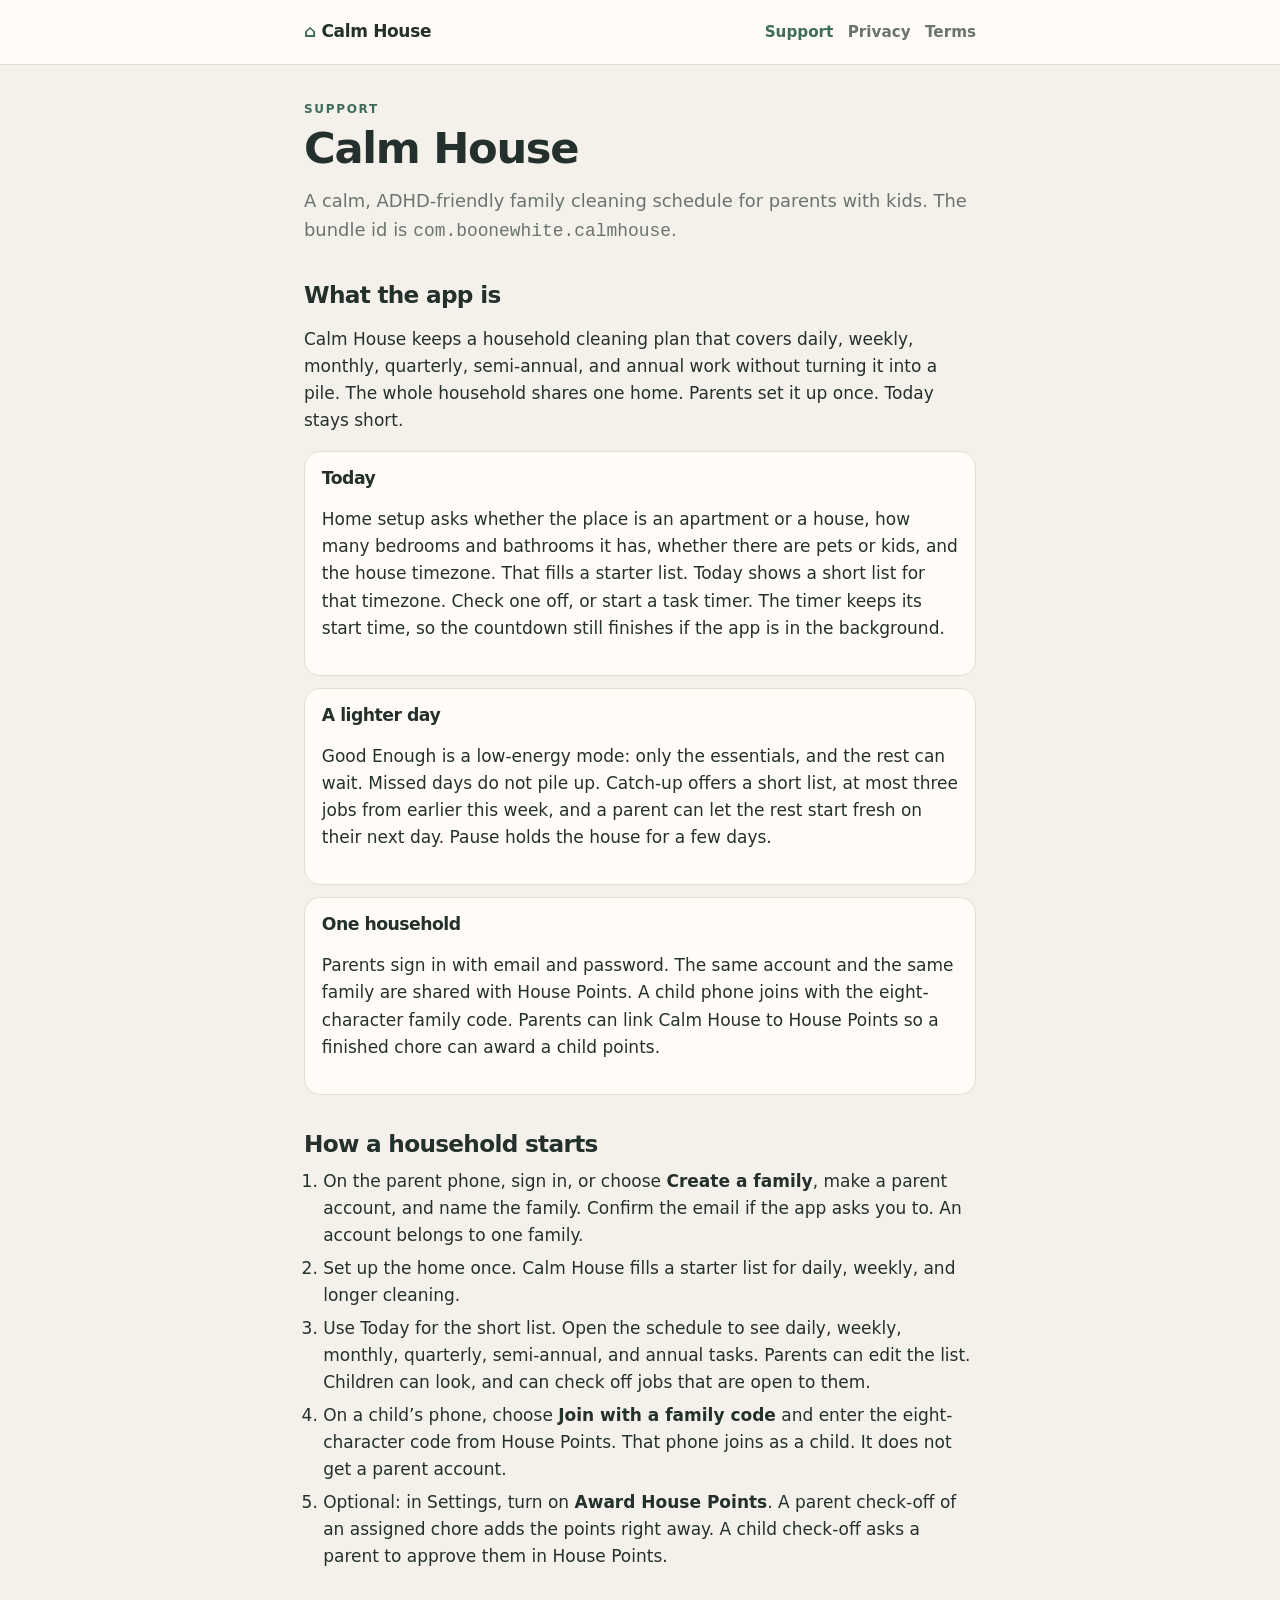
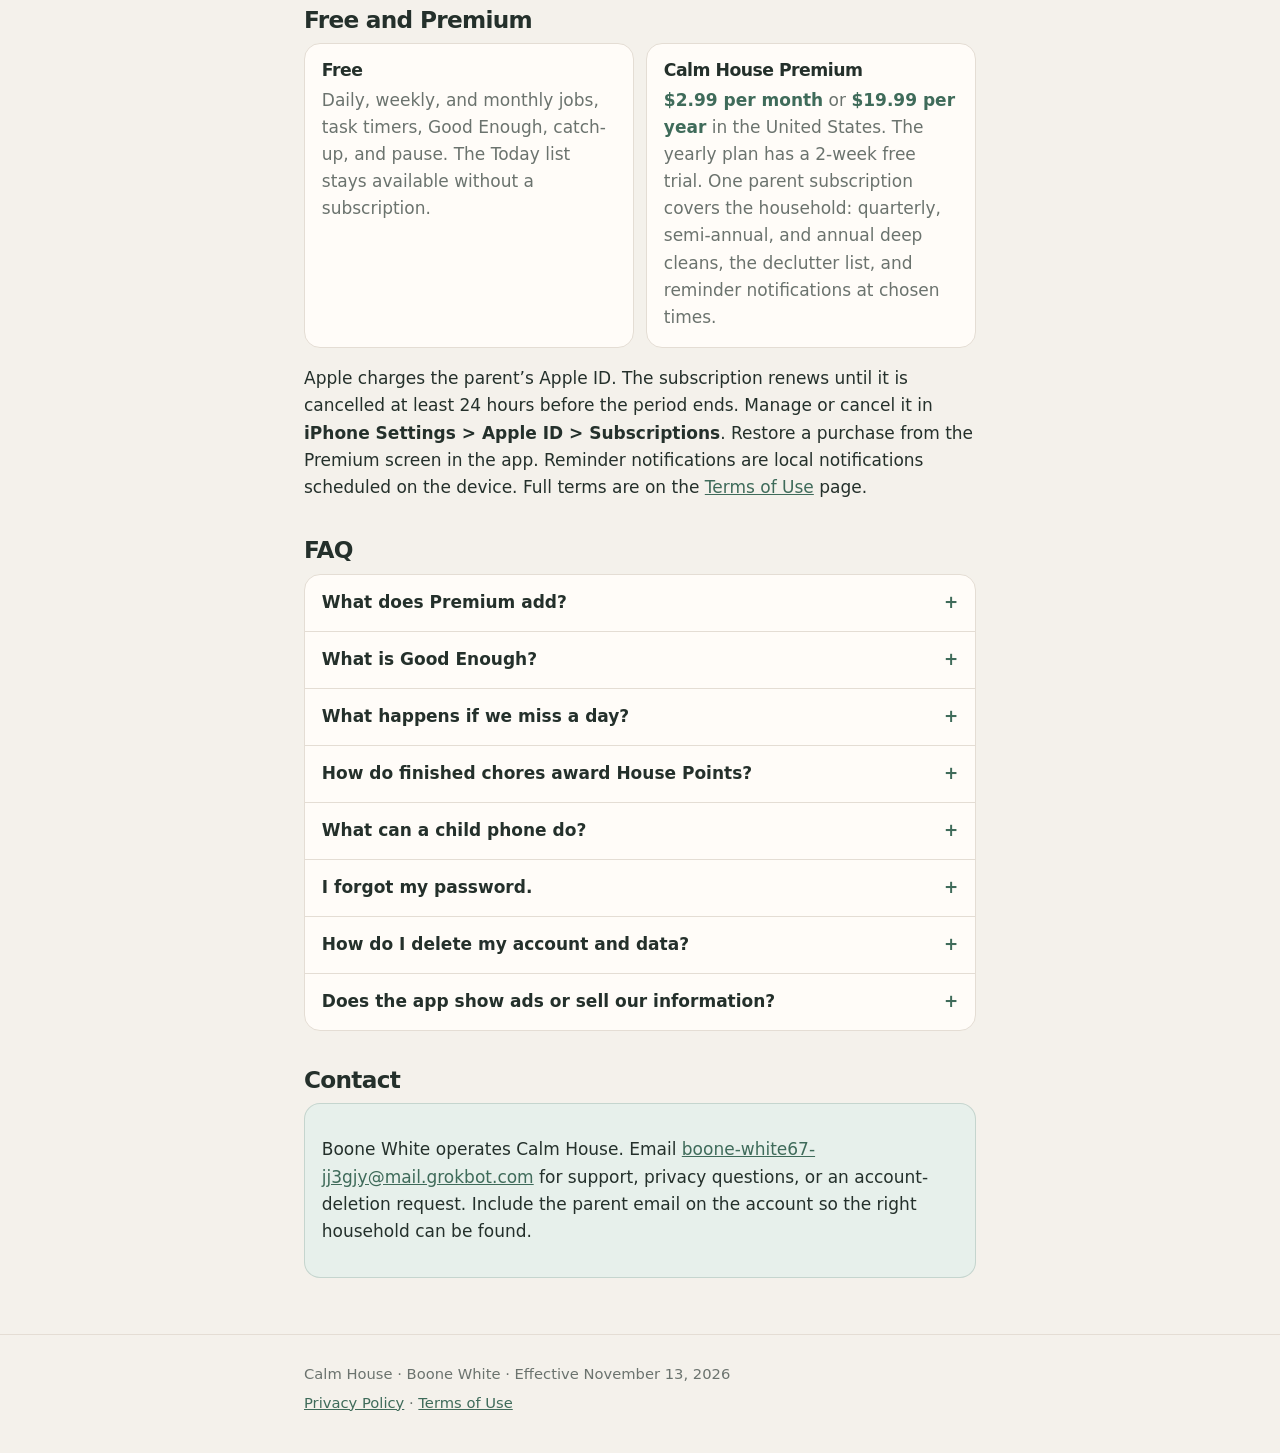
<file: index.html>
<!DOCTYPE html>
<html lang="en">
<head>
  <meta charset="utf-8">
  <meta name="viewport" content="width=device-width, initial-scale=1">
  <title>Support · Calm House</title>
  <meta name="description" content="Support for Calm House, a calm, ADHD-friendly family cleaning schedule for parents with kids.">
  <link rel="stylesheet" href="styles.css">
</head>
<body>
  <a class="skip" href="#content">Skip to content</a>
  <header class="site">
    <div class="wrap bar">
      <a class="brand" href="index.html"><span aria-hidden="true">⌂</span>Calm House</a>
      <nav aria-label="Site">
        <a href="index.html" aria-current="page">Support</a>
        <a href="privacy.html">Privacy</a>
        <a href="terms.html">Terms</a>
      </nav>
    </div>
  </header>
  <main id="content" class="wrap">
    <p class="eyebrow">Support</p>
    <h1>Calm House</h1>
    <p class="lede">A calm, ADHD-friendly family cleaning schedule for parents with kids. The bundle id is <code>com.boonewhite.calmhouse</code>.</p>

    <h2>What the app is</h2>
    <p>Calm House keeps a household cleaning plan that covers daily, weekly, monthly, quarterly, semi-annual, and annual work without turning it into a pile. The whole household shares one home. Parents set it up once. Today stays short.</p>
    <div class="stack">
      <article class="card">
        <h3>Today</h3>
        <p>Home setup asks whether the place is an apartment or a house, how many bedrooms and bathrooms it has, whether there are pets or kids, and the house timezone. That fills a starter list. Today shows a short list for that timezone. Check one off, or start a task timer. The timer keeps its start time, so the countdown still finishes if the app is in the background.</p>
      </article>
      <article class="card">
        <h3>A lighter day</h3>
        <p>Good Enough is a low-energy mode: only the essentials, and the rest can wait. Missed days do not pile up. Catch-up offers a short list, at most three jobs from earlier this week, and a parent can let the rest start fresh on their next day. Pause holds the house for a few days.</p>
      </article>
      <article class="card">
        <h3>One household</h3>
        <p>Parents sign in with email and password. The same account and the same family are shared with House Points. A child phone joins with the eight-character family code. Parents can link Calm House to House Points so a finished chore can award a child points.</p>
      </article>
    </div>

    <h2>How a household starts</h2>
    <ol class="steps">
      <li>On the parent phone, sign in, or choose <strong>Create a family</strong>, make a parent account, and name the family. Confirm the email if the app asks you to. An account belongs to one family.</li>
      <li>Set up the home once. Calm House fills a starter list for daily, weekly, and longer cleaning.</li>
      <li>Use Today for the short list. Open the schedule to see daily, weekly, monthly, quarterly, semi-annual, and annual tasks. Parents can edit the list. Children can look, and can check off jobs that are open to them.</li>
      <li>On a child’s phone, choose <strong>Join with a family code</strong> and enter the eight-character code from House Points. That phone joins as a child. It does not get a parent account.</li>
      <li>Optional: in Settings, turn on <strong>Award House Points</strong>. A parent check-off of an assigned chore adds the points right away. A child check-off asks a parent to approve them in House Points.</li>
    </ol>

    <h2>Free and Premium</h2>
    <div class="plans">
      <article class="plan">
        <h3>Free</h3>
        <p>Daily, weekly, and monthly jobs, task timers, Good Enough, catch-up, and pause. The Today list stays available without a subscription.</p>
      </article>
      <article class="plan">
        <h3>Calm House Premium</h3>
        <p><strong>$2.99 per month</strong> or <strong>$19.99 per year</strong> in the United States. The yearly plan has a 2-week free trial. One parent subscription covers the household: quarterly, semi-annual, and annual deep cleans, the declutter list, and reminder notifications at chosen times.</p>
      </article>
    </div>
    <p>Apple charges the parent’s Apple ID. The subscription renews until it is cancelled at least 24 hours before the period ends. Manage or cancel it in <strong>iPhone Settings &gt; Apple ID &gt; Subscriptions</strong>. Restore a purchase from the Premium screen in the app. Reminder notifications are local notifications scheduled on the device. Full terms are on the <a href="terms.html">Terms of Use</a> page.</p>

    <h2>FAQ</h2>
    <div class="faq">
      <details>
        <summary>What does Premium add?</summary>
        <p>Calm House Premium unlocks quarterly, semi-annual, and annual deep cleans, the declutter list, and reminder notifications at a time the parent chooses. Daily, weekly, and monthly jobs, timers, Good Enough, catch-up, and pause stay on the free plan. One subscription covers every parent and child phone in that household.</p>
      </details>
      <details>
        <summary>What is Good Enough?</summary>
        <p>Good Enough is the low-energy mode. Today keeps the essential jobs and lets the rest wait. It is there for days when the full list would be too much.</p>
      </details>
      <details>
        <summary>What happens if we miss a day?</summary>
        <p>Missed zone days do not stack into a long backlog. Catch-up shows a short list, at most three jobs from earlier in the week. A parent can let the others start fresh on their next day. Pause can hold the house for a few days.</p>
      </details>
      <details>
        <summary>How do finished chores award House Points?</summary>
        <p>The household is the same family as House Points. A parent can turn on Award House Points and assign a chore to a child. When a parent checks that chore off, the points are added. When a child checks it off, Calm House asks a parent to approve the points in House Points. The points are a family score in House Points. They are not money.</p>
      </details>
      <details>
        <summary>What can a child phone do?</summary>
        <p>It joins with the eight-character family code and can see the household list and check off jobs that are open to that phone. It cannot buy Calm House Premium. A parent subscribes, and the child phone is included. <strong>Remove this phone</strong> in Settings signs that phone out and removes its access. The family’s schedule and points stay.</p>
      </details>
      <details>
        <summary>I forgot my password.</summary>
        <p>On the sign-in screen, choose <strong>Forgot your password?</strong> The app emails a reset link to the parent account.</p>
      </details>
      <details>
        <summary>How do I delete my account and data?</summary>
        <p>On the parent phone, open <strong>Settings</strong> and choose <strong>Delete account</strong>. That permanently deletes the family that parent created. The family is shared with House Points, so this also deletes that family’s House Points data, including child profiles, points, and rewards, and the Calm House home, tasks, and completions. It then deletes the parent account. You can also email <a href="mailto:boone-white67-jj3gjy@mail.grokbot.com">boone-white67-jj3gjy@mail.grokbot.com</a> and ask for the account and its data to be deleted. Deleting the account does not cancel an Apple subscription. Cancel that in iPhone Settings.</p>
      </details>
      <details>
        <summary>Does the app show ads or sell our information?</summary>
        <p>No. Calm House has no ads, does not sell personal information, and does not use third-party tracking. Details are in the <a href="privacy.html">Privacy Policy</a>.</p>
      </details>
    </div>

    <h2>Contact</h2>
    <div class="callout">
      <p>Boone White operates Calm House. Email <a href="mailto:boone-white67-jj3gjy@mail.grokbot.com">boone-white67-jj3gjy@mail.grokbot.com</a> for support, privacy questions, or an account-deletion request. Include the parent email on the account so the right household can be found.</p>
    </div>
  </main>
  <footer class="site">
    <div class="wrap">
      <p>Calm House · Boone White · Effective November 13, 2026</p>
      <p><a href="privacy.html">Privacy Policy</a> · <a href="terms.html">Terms of Use</a></p>
    </div>
  </footer>
</body>
</html>
</file>
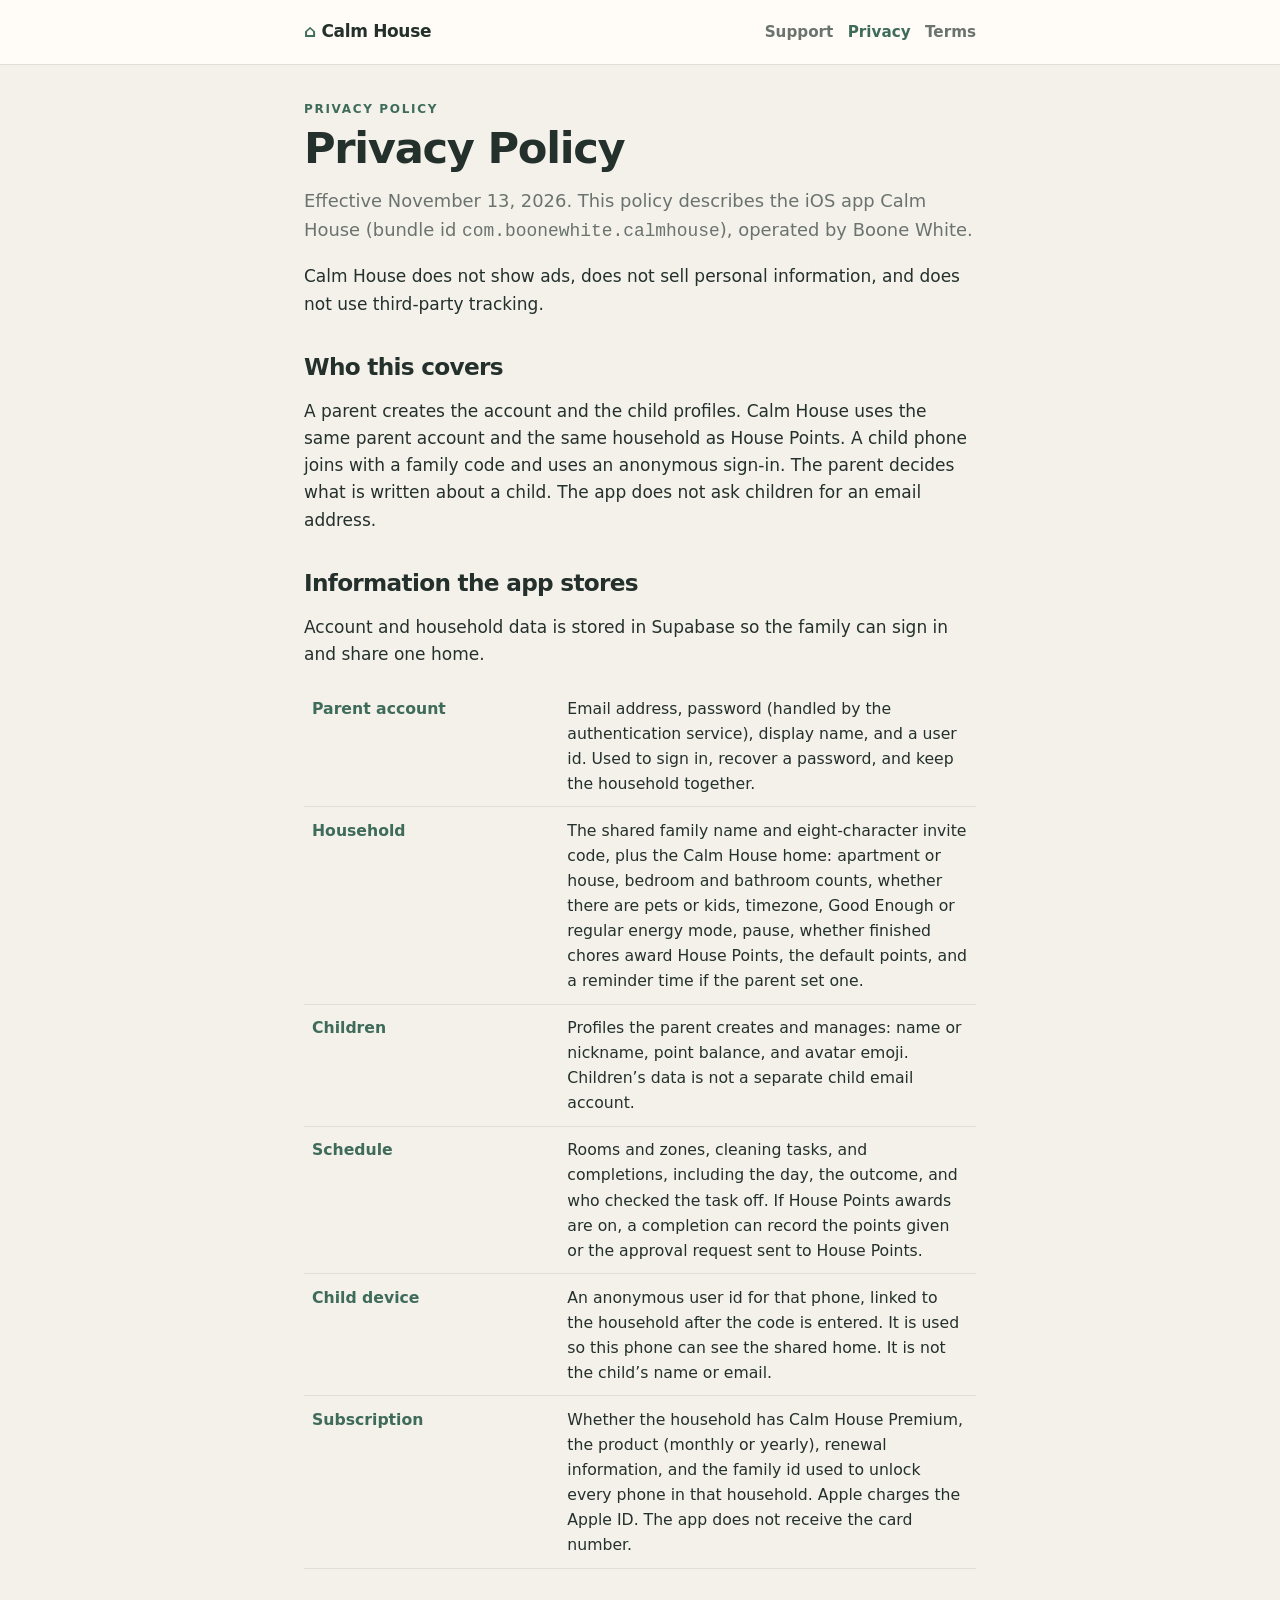
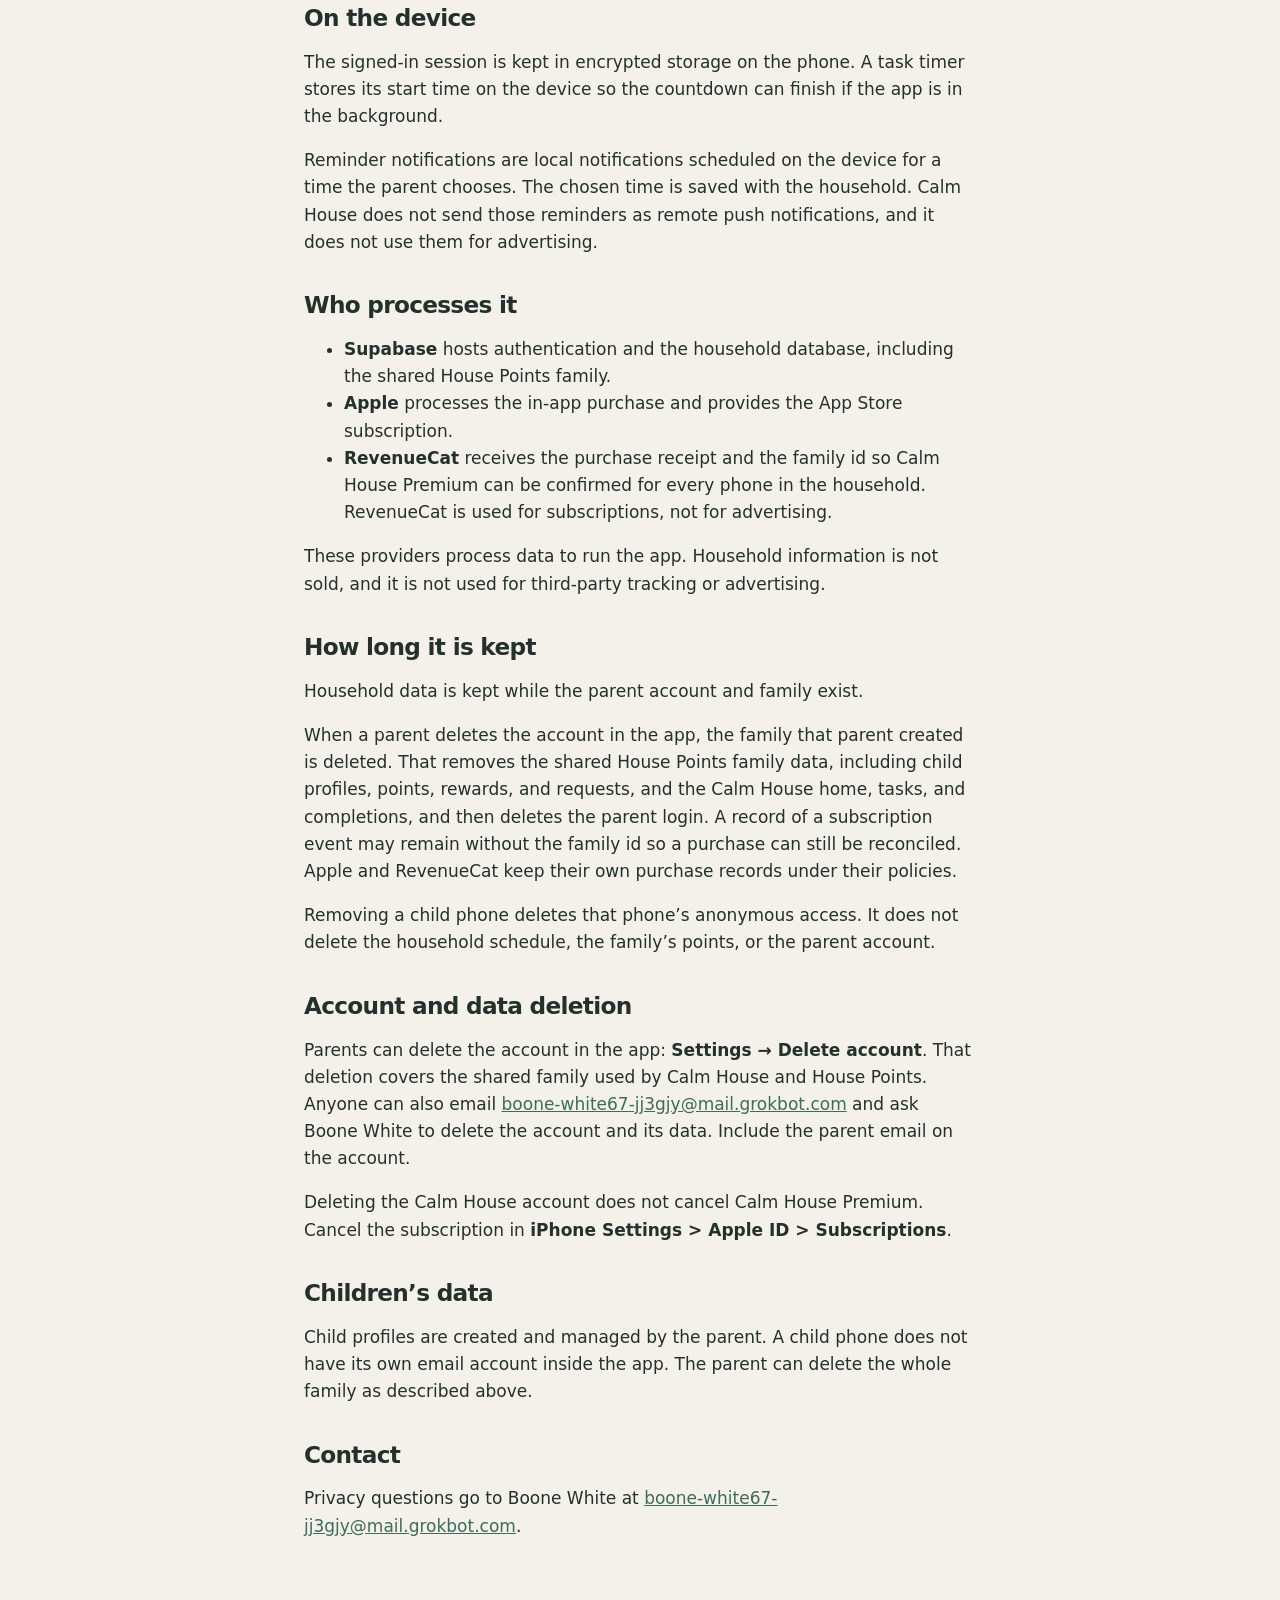
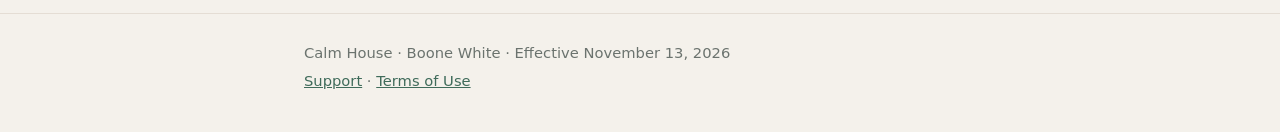
<file: privacy.html>
<!DOCTYPE html>
<html lang="en">
<head>
  <meta charset="utf-8">
  <meta name="viewport" content="width=device-width, initial-scale=1">
  <title>Privacy Policy · Calm House</title>
  <meta name="description" content="Privacy Policy for Calm House, operated by Boone White.">
  <link rel="stylesheet" href="styles.css">
</head>
<body>
  <a class="skip" href="#content">Skip to content</a>
  <header class="site">
    <div class="wrap bar">
      <a class="brand" href="index.html"><span aria-hidden="true">⌂</span>Calm House</a>
      <nav aria-label="Site">
        <a href="index.html">Support</a>
        <a href="privacy.html" aria-current="page">Privacy</a>
        <a href="terms.html">Terms</a>
      </nav>
    </div>
  </header>
  <main id="content" class="wrap">
    <p class="eyebrow">Privacy Policy</p>
    <h1>Privacy Policy</h1>
    <p class="lede">Effective November 13, 2026. This policy describes the iOS app Calm House (bundle id <code>com.boonewhite.calmhouse</code>), operated by Boone White.</p>
    <p>Calm House does not show ads, does not sell personal information, and does not use third-party tracking.</p>

    <h2>Who this covers</h2>
    <p>A parent creates the account and the child profiles. Calm House uses the same parent account and the same household as House Points. A child phone joins with a family code and uses an anonymous sign-in. The parent decides what is written about a child. The app does not ask children for an email address.</p>

    <h2>Information the app stores</h2>
    <p>Account and household data is stored in Supabase so the family can sign in and share one home.</p>
    <table>
      <tbody>
        <tr>
          <th>Parent account</th>
          <td>Email address, password (handled by the authentication service), display name, and a user id. Used to sign in, recover a password, and keep the household together.</td>
        </tr>
        <tr>
          <th>Household</th>
          <td>The shared family name and eight-character invite code, plus the Calm House home: apartment or house, bedroom and bathroom counts, whether there are pets or kids, timezone, Good Enough or regular energy mode, pause, whether finished chores award House Points, the default points, and a reminder time if the parent set one.</td>
        </tr>
        <tr>
          <th>Children</th>
          <td>Profiles the parent creates and manages: name or nickname, point balance, and avatar emoji. Children’s data is not a separate child email account.</td>
        </tr>
        <tr>
          <th>Schedule</th>
          <td>Rooms and zones, cleaning tasks, and completions, including the day, the outcome, and who checked the task off. If House Points awards are on, a completion can record the points given or the approval request sent to House Points.</td>
        </tr>
        <tr>
          <th>Child device</th>
          <td>An anonymous user id for that phone, linked to the household after the code is entered. It is used so this phone can see the shared home. It is not the child’s name or email.</td>
        </tr>
        <tr>
          <th>Subscription</th>
          <td>Whether the household has Calm House Premium, the product (monthly or yearly), renewal information, and the family id used to unlock every phone in that household. Apple charges the Apple ID. The app does not receive the card number.</td>
        </tr>
      </tbody>
    </table>

    <h2>On the device</h2>
    <p>The signed-in session is kept in encrypted storage on the phone. A task timer stores its start time on the device so the countdown can finish if the app is in the background.</p>
    <p>Reminder notifications are local notifications scheduled on the device for a time the parent chooses. The chosen time is saved with the household. Calm House does not send those reminders as remote push notifications, and it does not use them for advertising.</p>

    <h2>Who processes it</h2>
    <ul>
      <li><strong>Supabase</strong> hosts authentication and the household database, including the shared House Points family.</li>
      <li><strong>Apple</strong> processes the in-app purchase and provides the App Store subscription.</li>
      <li><strong>RevenueCat</strong> receives the purchase receipt and the family id so Calm House Premium can be confirmed for every phone in the household. RevenueCat is used for subscriptions, not for advertising.</li>
    </ul>
    <p>These providers process data to run the app. Household information is not sold, and it is not used for third-party tracking or advertising.</p>

    <h2>How long it is kept</h2>
    <p>Household data is kept while the parent account and family exist.</p>
    <p>When a parent deletes the account in the app, the family that parent created is deleted. That removes the shared House Points family data, including child profiles, points, rewards, and requests, and the Calm House home, tasks, and completions, and then deletes the parent login. A record of a subscription event may remain without the family id so a purchase can still be reconciled. Apple and RevenueCat keep their own purchase records under their policies.</p>
    <p>Removing a child phone deletes that phone’s anonymous access. It does not delete the household schedule, the family’s points, or the parent account.</p>

    <h2>Account and data deletion</h2>
    <p>Parents can delete the account in the app: <strong>Settings → Delete account</strong>. That deletion covers the shared family used by Calm House and House Points. Anyone can also email <a href="mailto:boone-white67-jj3gjy@mail.grokbot.com">boone-white67-jj3gjy@mail.grokbot.com</a> and ask Boone White to delete the account and its data. Include the parent email on the account.</p>
    <p>Deleting the Calm House account does not cancel Calm House Premium. Cancel the subscription in <strong>iPhone Settings &gt; Apple ID &gt; Subscriptions</strong>.</p>

    <h2>Children’s data</h2>
    <p>Child profiles are created and managed by the parent. A child phone does not have its own email account inside the app. The parent can delete the whole family as described above.</p>

    <h2>Contact</h2>
    <p>Privacy questions go to Boone White at <a href="mailto:boone-white67-jj3gjy@mail.grokbot.com">boone-white67-jj3gjy@mail.grokbot.com</a>.</p>
  </main>
  <footer class="site">
    <div class="wrap">
      <p>Calm House · Boone White · Effective November 13, 2026</p>
      <p><a href="index.html">Support</a> · <a href="terms.html">Terms of Use</a></p>
    </div>
  </footer>
</body>
</html>
</file>
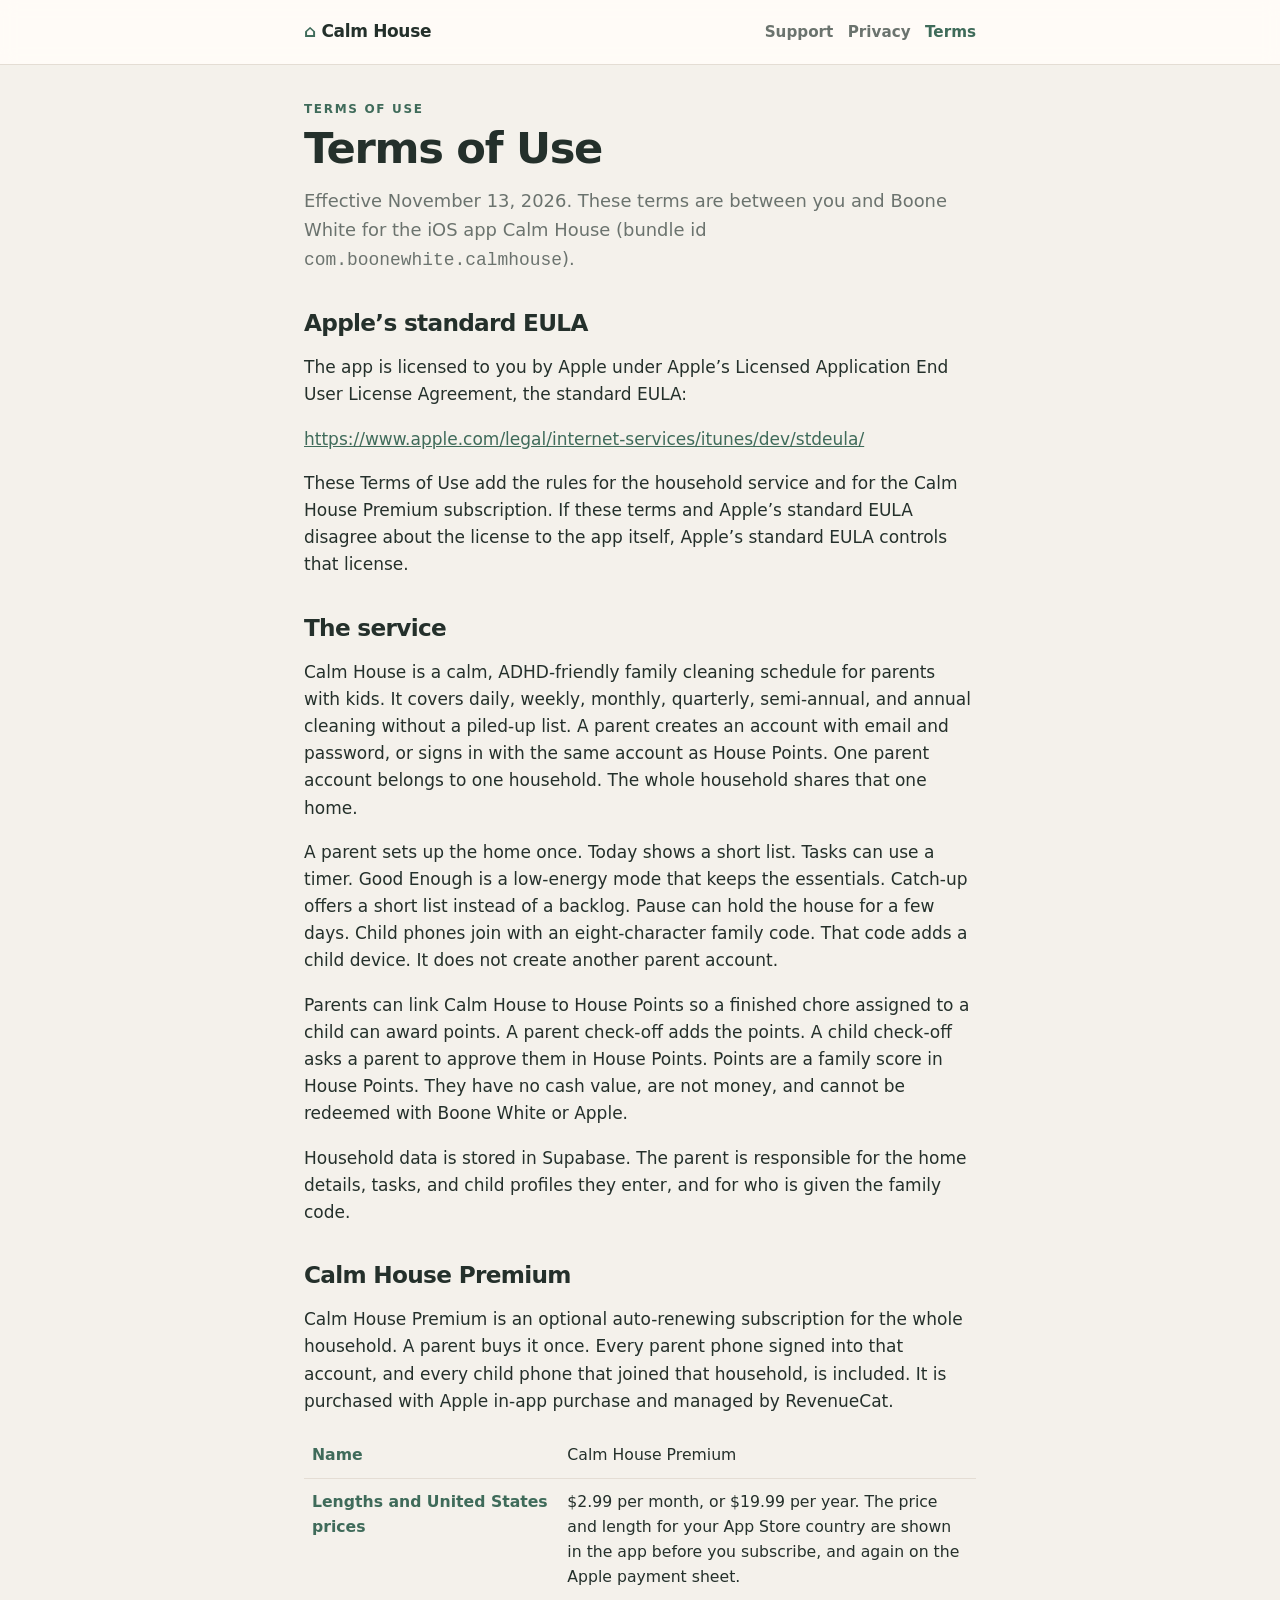
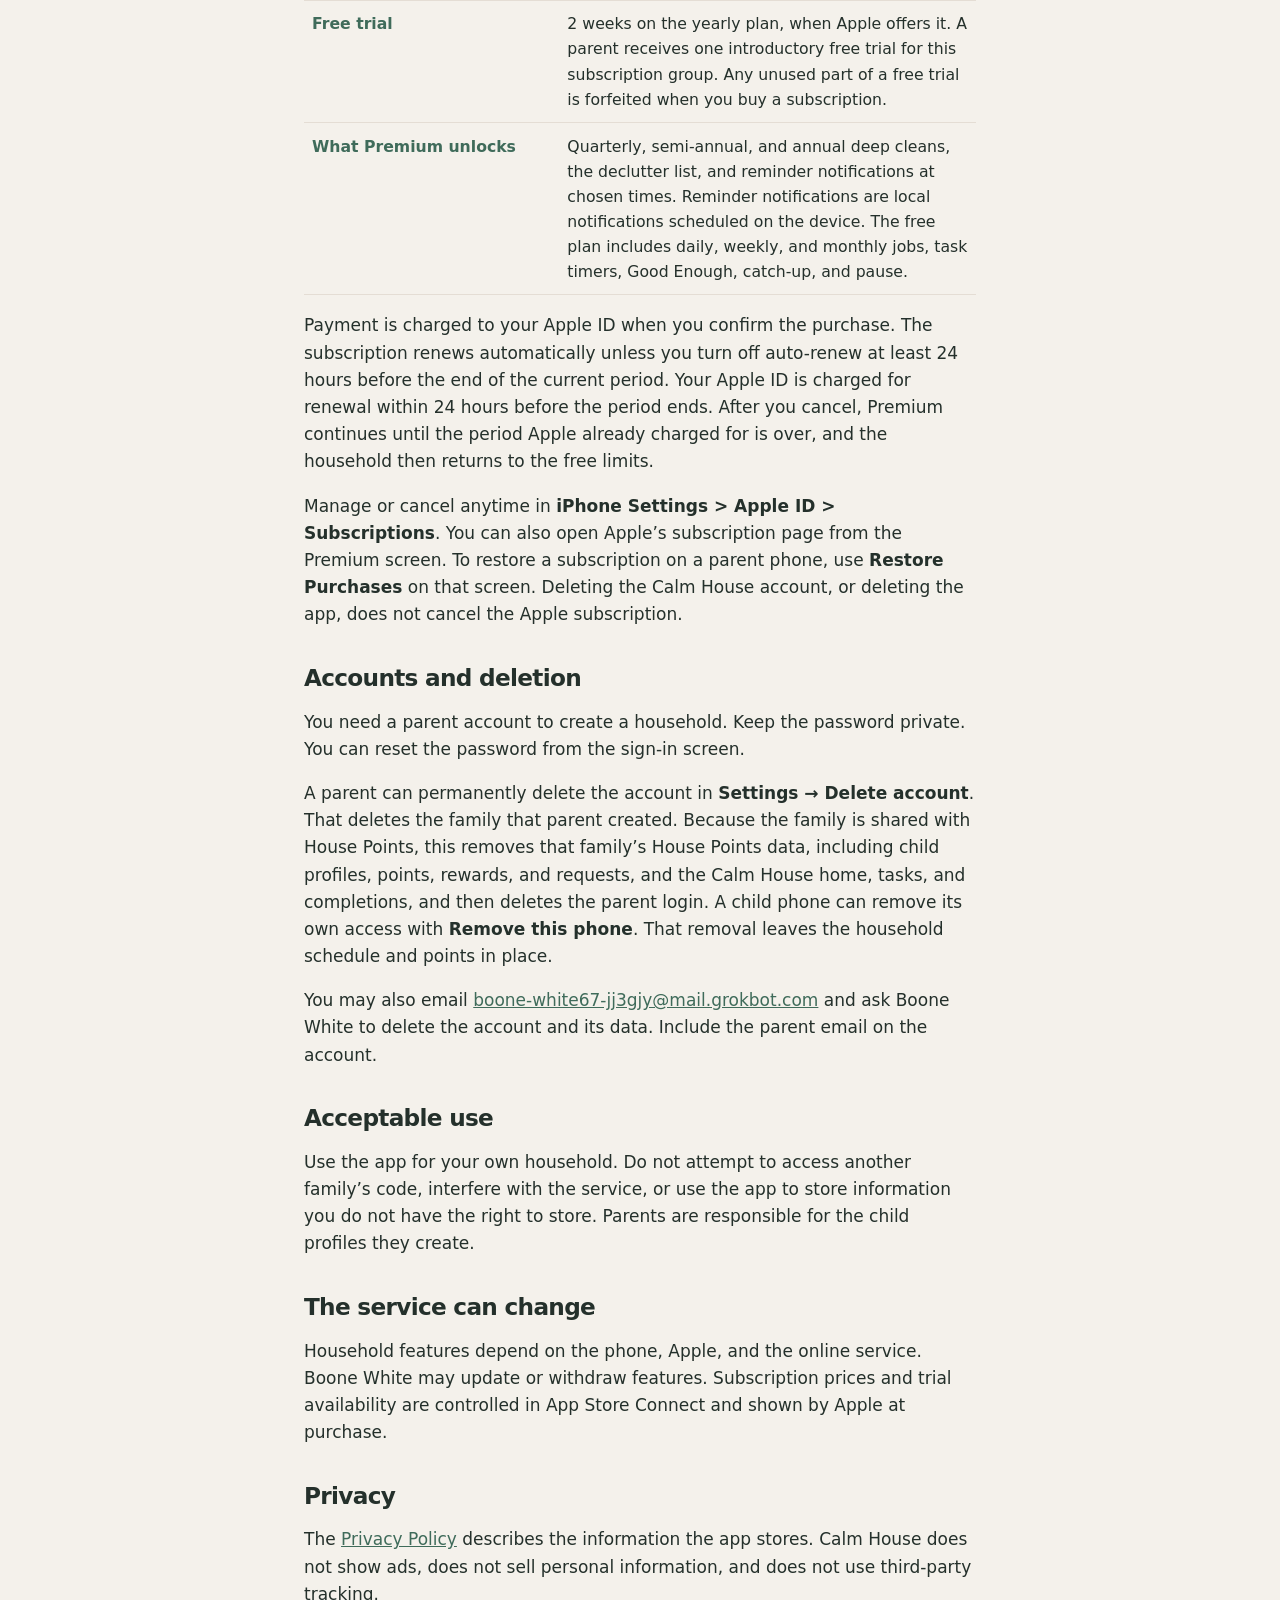
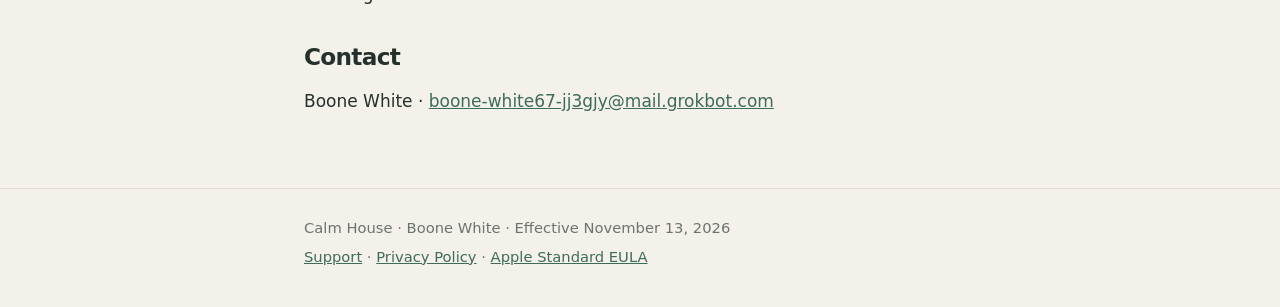
<file: terms.html>
<!DOCTYPE html>
<html lang="en">
<head>
  <meta charset="utf-8">
  <meta name="viewport" content="width=device-width, initial-scale=1">
  <title>Terms of Use · Calm House</title>
  <meta name="description" content="Terms of Use for Calm House, including Calm House Premium and Apple’s standard EULA.">
  <link rel="stylesheet" href="styles.css">
</head>
<body>
  <a class="skip" href="#content">Skip to content</a>
  <header class="site">
    <div class="wrap bar">
      <a class="brand" href="index.html"><span aria-hidden="true">⌂</span>Calm House</a>
      <nav aria-label="Site">
        <a href="index.html">Support</a>
        <a href="privacy.html">Privacy</a>
        <a href="terms.html" aria-current="page">Terms</a>
      </nav>
    </div>
  </header>
  <main id="content" class="wrap">
    <p class="eyebrow">Terms of Use</p>
    <h1>Terms of Use</h1>
    <p class="lede">Effective November 13, 2026. These terms are between you and Boone White for the iOS app Calm House (bundle id <code>com.boonewhite.calmhouse</code>).</p>

    <h2>Apple’s standard EULA</h2>
    <p>The app is licensed to you by Apple under Apple’s Licensed Application End User License Agreement, the standard EULA:</p>
    <p><a href="https://www.apple.com/legal/internet-services/itunes/dev/stdeula/">https://www.apple.com/legal/internet-services/itunes/dev/stdeula/</a></p>
    <p>These Terms of Use add the rules for the household service and for the Calm House Premium subscription. If these terms and Apple’s standard EULA disagree about the license to the app itself, Apple’s standard EULA controls that license.</p>

    <h2>The service</h2>
    <p>Calm House is a calm, ADHD-friendly family cleaning schedule for parents with kids. It covers daily, weekly, monthly, quarterly, semi-annual, and annual cleaning without a piled-up list. A parent creates an account with email and password, or signs in with the same account as House Points. One parent account belongs to one household. The whole household shares that one home.</p>
    <p>A parent sets up the home once. Today shows a short list. Tasks can use a timer. Good Enough is a low-energy mode that keeps the essentials. Catch-up offers a short list instead of a backlog. Pause can hold the house for a few days. Child phones join with an eight-character family code. That code adds a child device. It does not create another parent account.</p>
    <p>Parents can link Calm House to House Points so a finished chore assigned to a child can award points. A parent check-off adds the points. A child check-off asks a parent to approve them in House Points. Points are a family score in House Points. They have no cash value, are not money, and cannot be redeemed with Boone White or Apple.</p>
    <p>Household data is stored in Supabase. The parent is responsible for the home details, tasks, and child profiles they enter, and for who is given the family code.</p>

    <h2>Calm House Premium</h2>
    <p>Calm House Premium is an optional auto-renewing subscription for the whole household. A parent buys it once. Every parent phone signed into that account, and every child phone that joined that household, is included. It is purchased with Apple in-app purchase and managed by RevenueCat.</p>
    <table>
      <tbody>
        <tr>
          <th>Name</th>
          <td>Calm House Premium</td>
        </tr>
        <tr>
          <th>Lengths and United States prices</th>
          <td>$2.99 per month, or $19.99 per year. The price and length for your App Store country are shown in the app before you subscribe, and again on the Apple payment sheet.</td>
        </tr>
        <tr>
          <th>Free trial</th>
          <td>2 weeks on the yearly plan, when Apple offers it. A parent receives one introductory free trial for this subscription group. Any unused part of a free trial is forfeited when you buy a subscription.</td>
        </tr>
        <tr>
          <th>What Premium unlocks</th>
          <td>Quarterly, semi-annual, and annual deep cleans, the declutter list, and reminder notifications at chosen times. Reminder notifications are local notifications scheduled on the device. The free plan includes daily, weekly, and monthly jobs, task timers, Good Enough, catch-up, and pause.</td>
        </tr>
      </tbody>
    </table>
    <p>Payment is charged to your Apple ID when you confirm the purchase. The subscription renews automatically unless you turn off auto-renew at least 24 hours before the end of the current period. Your Apple ID is charged for renewal within 24 hours before the period ends. After you cancel, Premium continues until the period Apple already charged for is over, and the household then returns to the free limits.</p>
    <p>Manage or cancel anytime in <strong>iPhone Settings &gt; Apple ID &gt; Subscriptions</strong>. You can also open Apple’s subscription page from the Premium screen. To restore a subscription on a parent phone, use <strong>Restore Purchases</strong> on that screen. Deleting the Calm House account, or deleting the app, does not cancel the Apple subscription.</p>

    <h2>Accounts and deletion</h2>
    <p>You need a parent account to create a household. Keep the password private. You can reset the password from the sign-in screen.</p>
    <p>A parent can permanently delete the account in <strong>Settings → Delete account</strong>. That deletes the family that parent created. Because the family is shared with House Points, this removes that family’s House Points data, including child profiles, points, rewards, and requests, and the Calm House home, tasks, and completions, and then deletes the parent login. A child phone can remove its own access with <strong>Remove this phone</strong>. That removal leaves the household schedule and points in place.</p>
    <p>You may also email <a href="mailto:boone-white67-jj3gjy@mail.grokbot.com">boone-white67-jj3gjy@mail.grokbot.com</a> and ask Boone White to delete the account and its data. Include the parent email on the account.</p>

    <h2>Acceptable use</h2>
    <p>Use the app for your own household. Do not attempt to access another family’s code, interfere with the service, or use the app to store information you do not have the right to store. Parents are responsible for the child profiles they create.</p>

    <h2>The service can change</h2>
    <p>Household features depend on the phone, Apple, and the online service. Boone White may update or withdraw features. Subscription prices and trial availability are controlled in App Store Connect and shown by Apple at purchase.</p>

    <h2>Privacy</h2>
    <p>The <a href="privacy.html">Privacy Policy</a> describes the information the app stores. Calm House does not show ads, does not sell personal information, and does not use third-party tracking.</p>

    <h2>Contact</h2>
    <p>Boone White · <a href="mailto:boone-white67-jj3gjy@mail.grokbot.com">boone-white67-jj3gjy@mail.grokbot.com</a></p>
  </main>
  <footer class="site">
    <div class="wrap">
      <p>Calm House · Boone White · Effective November 13, 2026</p>
      <p><a href="index.html">Support</a> · <a href="privacy.html">Privacy Policy</a> · <a href="https://www.apple.com/legal/internet-services/itunes/dev/stdeula/">Apple Standard EULA</a></p>
    </div>
  </footer>
</body>
</html>
</file>
<file: styles.css>
:root {
  color-scheme: light;
  --bg: #f4f1eb;
  --surface: #fffcf8;
  --raised: #e7f0eb;
  --border: #e4ddd4;
  --text: #24302b;
  --muted: #6b736e;
  --accent: #3f6b5a;
  --accent-ink: #f7f6f2;
  --max: 42rem;
}

* { box-sizing: border-box; }

html { scroll-behavior: smooth; }

body {
  margin: 0;
  background: var(--bg);
  color: var(--text);
  font-family: "Segoe UI", system-ui, -apple-system, sans-serif;
  font-size: 1.0625rem;
  line-height: 1.6;
}

a { color: var(--accent); overflow-wrap: anywhere; }
a:hover { text-decoration-thickness: 2px; }

.skip {
  position: absolute;
  left: 0.75rem;
  top: -3rem;
  background: var(--accent);
  color: var(--accent-ink);
  padding: 0.4rem 0.7rem;
  border-radius: 0.4rem;
  z-index: 2;
}
.skip:focus { top: 0.75rem; }

.wrap {
  width: min(100% - 2rem, var(--max));
  margin-inline: auto;
}

header.site {
  border-bottom: 1px solid var(--border);
  background: #fffcf8ee;
  position: sticky;
  top: 0;
  z-index: 1;
  backdrop-filter: blur(8px);
}

.bar {
  display: flex;
  align-items: center;
  justify-content: space-between;
  gap: 1rem;
  min-height: 4rem;
  flex-wrap: wrap;
  padding: 0.6rem 0;
}

.brand {
  color: var(--text);
  text-decoration: none;
  font-weight: 800;
  letter-spacing: -0.02em;
}
.brand span { color: var(--accent); margin-right: 0.35rem; }

nav { display: flex; flex-wrap: wrap; gap: 0.35rem 0.9rem; }
nav a {
  color: var(--muted);
  text-decoration: none;
  font-weight: 650;
  font-size: 0.95rem;
}
nav a[aria-current="page"],
nav a:hover { color: var(--accent); }

main { padding: 2.2rem 0 3.5rem; }

h1, h2, h3 { line-height: 1.2; letter-spacing: -0.03em; }
h1 { font-size: clamp(2rem, 6vw, 2.7rem); margin: 0.2rem 0 0.8rem; }
h2 { font-size: 1.45rem; margin: 2.2rem 0 0.6rem; }
h3 { font-size: 1.08rem; margin: 0 0 0.25rem; }

.eyebrow {
  color: var(--accent);
  font-size: 0.75rem;
  font-weight: 800;
  letter-spacing: 0.14em;
  text-transform: uppercase;
  margin: 0;
}

.lede { color: var(--muted); font-size: 1.12rem; margin-top: 0; }

.card, .faq, .plan {
  background: var(--surface);
  border: 1px solid var(--border);
  border-radius: 1rem;
  padding: 1rem 1.05rem;
}

.stack { display: grid; gap: 0.75rem; }

.steps { margin: 0.4rem 0 0; padding-left: 1.2rem; }
.steps li { margin: 0.35rem 0; }

.plans { display: grid; gap: 0.75rem; }
@media (min-width: 640px) {
  .plans { grid-template-columns: 1fr 1fr; }
}
.plan strong { color: var(--accent); }
.plan p { margin: 0.35rem 0 0; color: var(--muted); }

.faq { padding: 0; }
.faq details { border-top: 1px solid var(--border); }
.faq details:first-child { border-top: 0; }
.faq summary {
  cursor: pointer;
  font-weight: 750;
  padding: 0.9rem 1.05rem;
  list-style: none;
}
.faq summary::-webkit-details-marker { display: none; }
.faq summary::after { content: "+"; float: right; color: var(--accent); }
.faq details[open] summary::after { content: "–"; }
.faq details p, .faq details ul { margin: 0; padding: 0 1.05rem 1rem; color: var(--muted); }
.faq details ul { padding-left: 2.1rem; }

.callout {
  background: var(--raised);
  border: 1px solid #3f6b5a33;
  border-radius: 1rem;
  padding: 0.95rem 1.05rem;
}

footer.site {
  border-top: 1px solid var(--border);
  color: var(--muted);
  padding: 1.4rem 0 2.2rem;
  font-size: 0.92rem;
}
footer.site p { margin: 0.3rem 0; }

table {
  width: 100%;
  border-collapse: collapse;
  font-size: 0.98rem;
}
th, td {
  text-align: left;
  vertical-align: top;
  padding: 0.65rem 0.5rem;
  border-bottom: 1px solid var(--border);
}
th { color: var(--accent); font-weight: 750; width: 38%; }

@media (max-width: 560px) {
  table, tbody, tr, th, td { display: block; width: auto; }
  th { border-bottom: 0; padding-bottom: 0.1rem; }
  td { padding-top: 0.15rem; }
}
</file>
